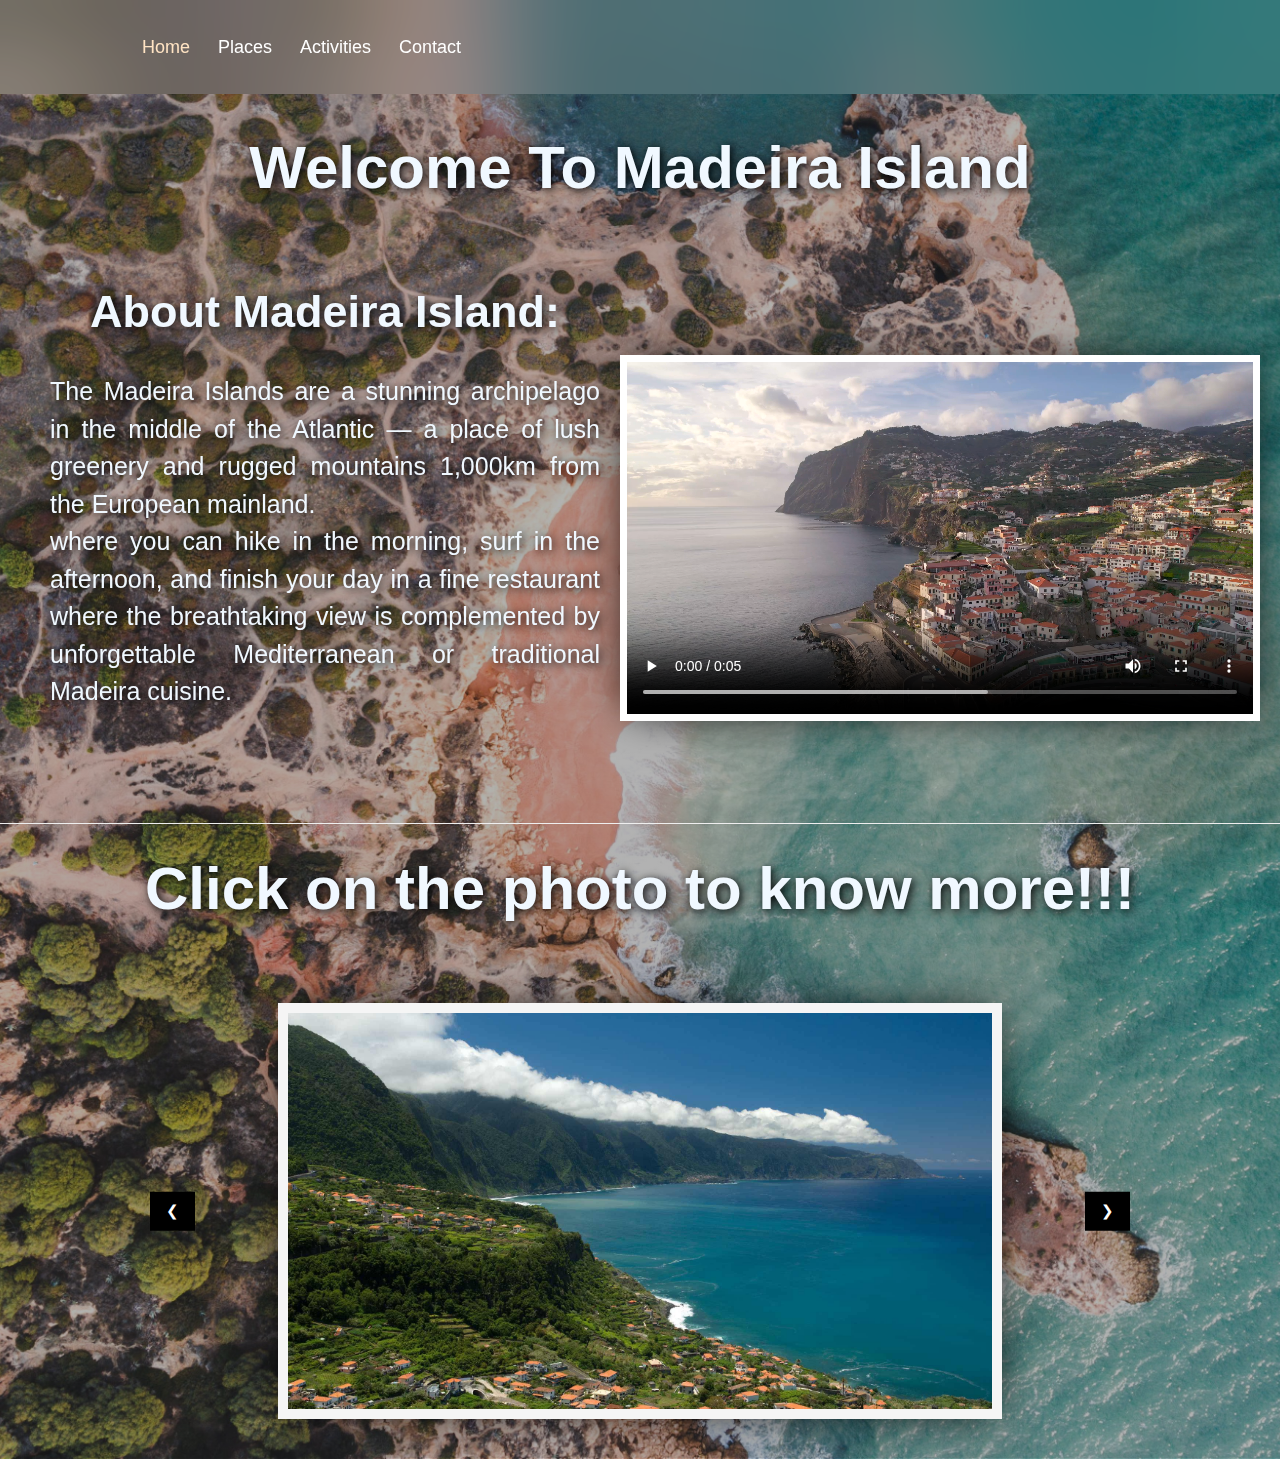
<file: index.html>
<!DOCTYPE html>
<html>
    <head>
        <meta charset="UTF-8">
        <meta name="viewport" content="width=device-width, initial-scale=1.0">
            <link rel="stylesheet" type="text/css" href="Untitled-1cc.css">
            <link rel="stylesheet" href="https://www.w3schools.com/w3css/4/w3.css">
            <link href="https://fonts.googleapis.com/css?family=Work+Sans:300,400,700" rel="stylesheet">
        <title>My Project</title>
        <style>
            body{
                min-height: 100vh;
                background-image: linear-gradient(to left, rgba(0, 0, 0, 0.3), rgba(0, 0, 0, 0.3)), url(./img/pexels-lukas-sakys-6678614.jpg);
                background-position: center;
                background-size: cover;
                background-repeat: no-repeat;
                padding: 0;
                margin: 0;
                box-sizing: border-box;
                margin-bottom: 20px;
                font-family: 'Trebuchet MS', 'Lucida Sans Unicode', 'Lucida Grande', 'Lucida Sans', Arial, sans-serif;
            }
            video{
                margin-left: 20px;
                margin-right: 20px;
                 border: 0.2cm solid white; 
                 float: right;
                 width: 50%;
                 height: auto;
                 box-shadow: 0 0 40px -10px #000
                 
            }
             @media screen and (max-width: 800px) {
  video {
    width: 100%; /* The width is 100%, when the viewport is 800px or smaller */
  } }
        </style>
    </head>
    <body>
        <div class="navbar">
        <ul>
            <li><a class= "active" href="index.html">Home</a></li>
            <li><a  href="#Places">Places</a></li>
           
            <li><a href="Activities.html">Activities</a></li>
            <li><a href="Contact.html">Contact</a></li>

        </ul>
    </div><br><br><br><br><br>
    
        <h1 style="text-align: center; color: aliceblue; font-size: 400%; text-shadow: 2px 2px 10px black;"><b>Welcome To Madeira Island</b></h1><br>
       
        <br>
        <section style="display: inline-flexbox;">
            <h1 style="text-align:left; color: aliceblue; font-size: 300%; text-shadow: 2px 2px 10px black; margin-left: 90px;"> <b>About Madeira Island:</b></h2>
                <video width="400" controls loop>
                   <source src="img/pexels-11096532 (1080p).mp4" type="video/mp4">
                    <source src="img/pexels-11096532 (1080p).mp4" type="video/ogg">
                </video>
        <p style="color: aliceblue; text-align: justify; margin-right: 130px; margin-left: 50px; text-shadow: 2px 2px 10px black; font-size: 25px;">
             The Madeira Islands are a stunning archipelago in the middle of the Atlantic — a place of lush greenery and rugged mountains 1,000km from the European mainland.<br> where you can hike in the morning, surf in the afternoon, and finish your day in a fine restaurant where the breathtaking view is complemented by unforgettable Mediterranean or traditional Madeira cuisine.</p>
    </section>
        <br>
        
          <br>
          <br>
          <hr>
          <h1 id="Places" style="text-align: center; color: aliceblue; font-size: 400%; text-shadow: 2px 2px 10px black;"><b> Click on the photo to know more!!!</b></h1><br>
        <div class="w3-content w3-display-container">
           <a href="north.html" target="_blank"><img class="mySlides" src="img/ponta-delgada-madeira-1.jpg" style="width: 100%; border: 10px solid whitesmoke; box-shadow: 0 0 40px -10px #000"></a> 
            <a href="South.html" target="_blank"><img class="mySlides" src="img/promenade-de-camara-de-lobos-2.jpg" style="width:100%; border: 10px solid whitesmoke;box-shadow: 0 0 40px -10px #000"></a>
           <a href="east.html" target="_blank"> <img class="mySlides" src="img/machico_centrodacidade3.jpg" style="width: 100%; border: 10px solid whitesmoke;box-shadow: 0 0 40px -10px #000"></a>
            <a href="west.html" target="_blank"><img class="mySlides" src="img/simonzino_praia_da-ponta_do_sol_1.jpg" style="width: 100%; border: 10px solid whitesmoke; box-shadow: 0 0 40px -10px #000"></a>
          
            <button class="w3-button w3-black w3-display-left" onclick="plusDivs(-1)">&#10094;</button>
            <button class="w3-button w3-black w3-display-right" onclick="plusDivs(1)">&#10095;</button>
          </div>
          
          <script>
          var slideIndex = 1;
          showDivs(slideIndex);
          
          function plusDivs(n) {
            showDivs(slideIndex += n);
          }
          
          function showDivs(n) {
            var i;
            var x = document.getElementsByClassName("mySlides");
            if (n > x.length) {slideIndex = 1}
            if (n < 1) {slideIndex = x.length}
            for (i = 0; i < x.length; i++) {
              x[i].style.display = "none";  
            }
            x[slideIndex-1].style.display = "block";  
          }
          </script>


    </body>
</html>
</file>
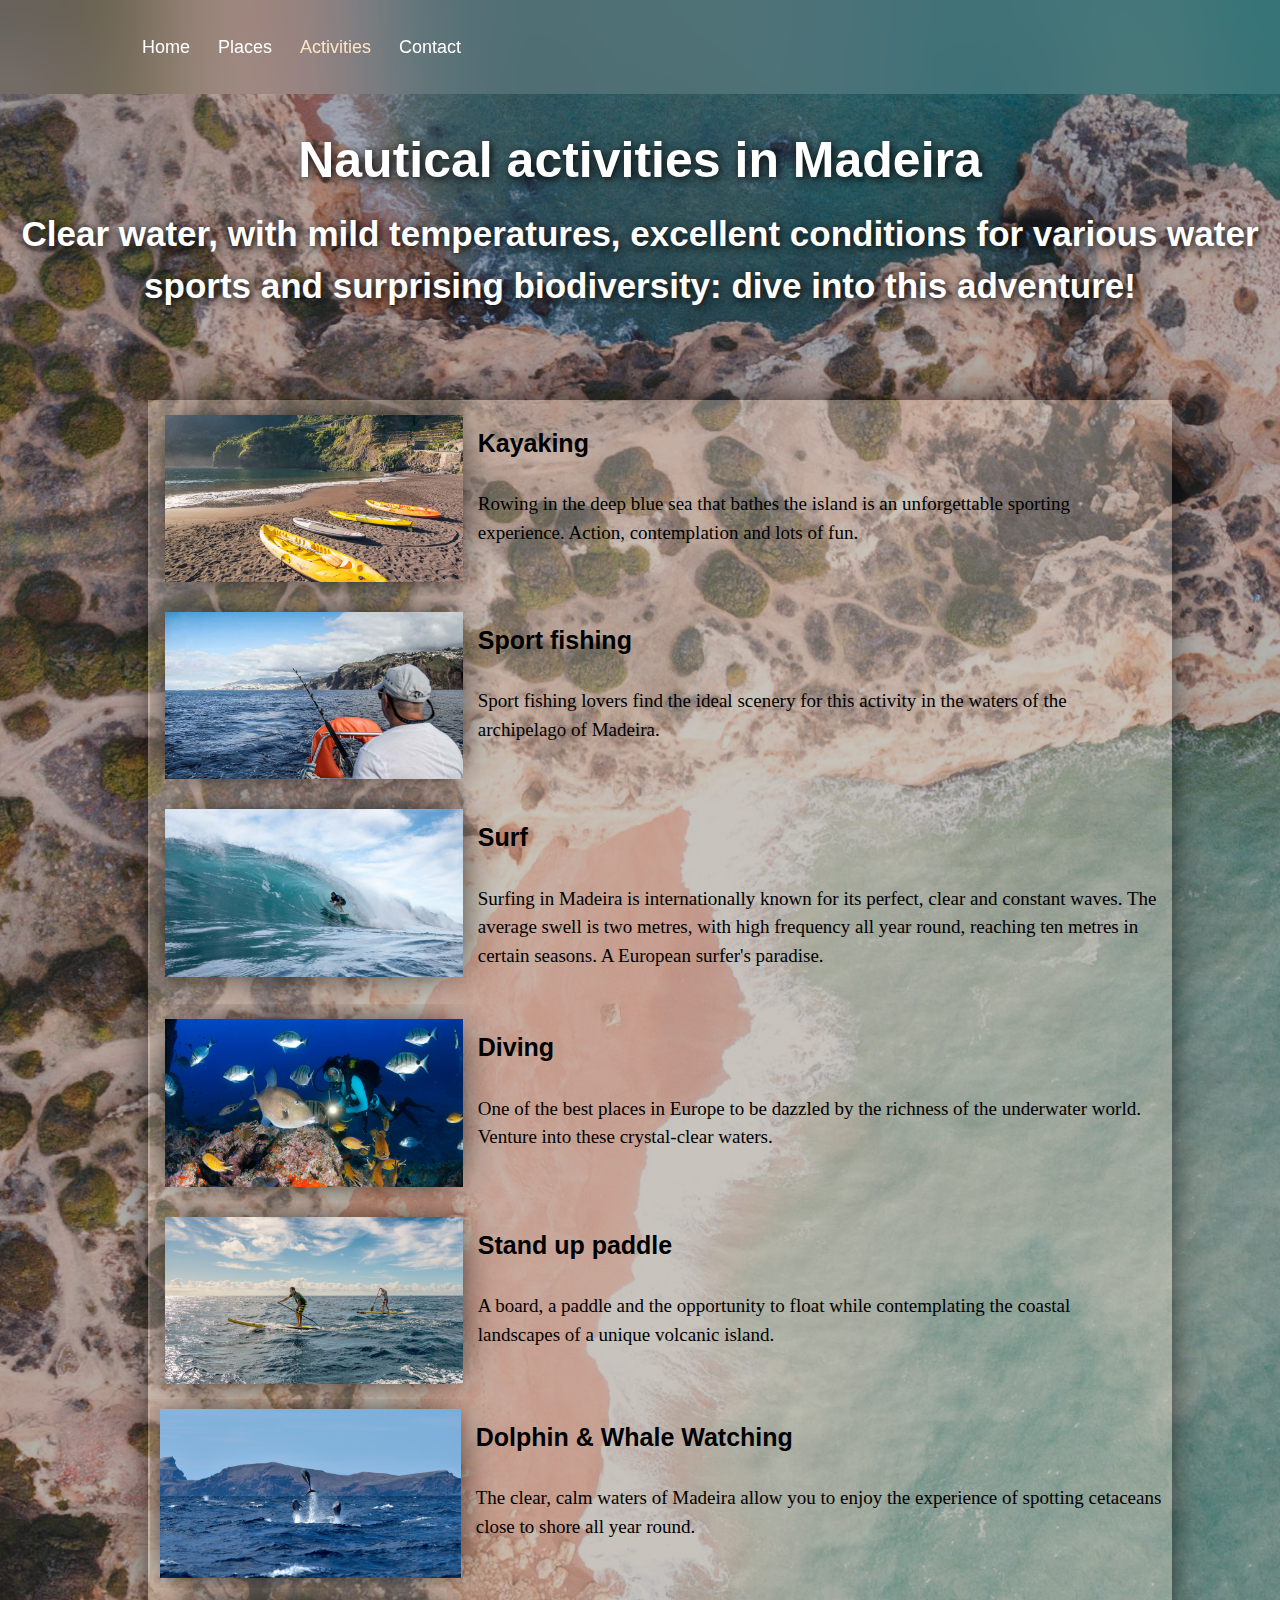
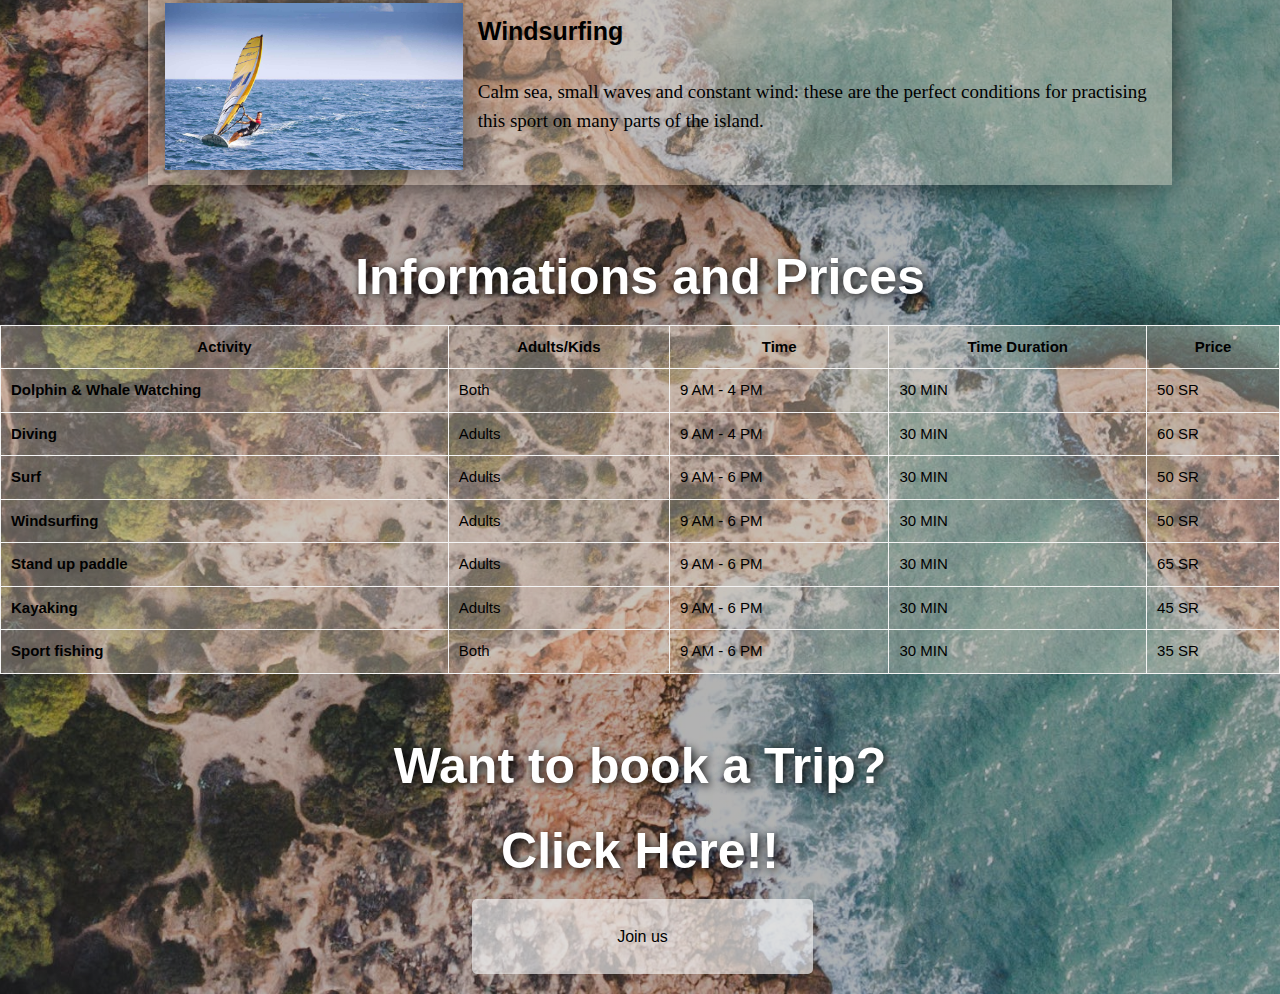
<file: Activities.html>
<!DOCTYPE html>
<html>
    <head>
        <meta charset="UTF-8">
        <meta name="viewport" content="width=device-width, initial-scale=1.0">
            <link rel="stylesheet" type="text/css" href="Untitled-1cc.css">
            <link rel="stylesheet" href="https://www.w3schools.com/w3css/4/w3.css">
            <link href="https://fonts.googleapis.com/css?family=Work+Sans:300,400,700" rel="stylesheet">
            <link rel="stylesheet" href="https://cdnjs.cloudflare.com/ajax/libs/font-awesome/4.7.0/css/font-awesome.min.css">
        <title>Activities</title>
        <style>
            body{
                min-height: 100vh;
                background-image: linear-gradient(to left, rgba(0, 0, 0, 0.3), rgba(0, 0, 0, 0.3)), url(./img/pexels-lukas-sakys-6678614.jpg);
                background-position: center;
                background-size: cover;
                background-repeat: no-repeat;
                padding: 0;
                margin: 0;
                box-sizing: border-box;
                margin-bottom: 20px;
            }
            .lisst {
  margin: 20px;
  position:static;
  height: auto;
            }

            h1,h2{
                text-align: center;
                font-weight: bold;
                color: white;
                text-shadow: 2px 2px 10px black ;
                font-size: 50px;
            }
 
ol {
  list-style-type: none;
  width: 100%;
  background-color: rgba(250, 235, 215, 0.298);
  box-shadow: 0 0 40px -10px #000;

 
}
 
.list-h3 {
  font: bold 20px/1.5 Helvetica, Verdana, sans-serif;
  font-size: 25px;
}
 
.liist img {
  float: left;
  margin-right: 15px;
 box-shadow: 0 0 40px -10px #000;
}
 
.liist p {
  font: 200 12px/1.5 Georgia, Times New Roman, serif;
  font-size: 19px;
}
 
.liist {
  padding: 15px;
  overflow: auto;
  margin-left: -1cm;
}
 
li:hover {
  background: #eeeeee65;
  cursor: pointer;
} 
table, td, th {
  border: 1px solid  whitesmoke;
  border-collapse: collapse;
  padding: 10px;

}
table{
    width: 100%;
    height: auto;
   
   margin: auto;
   
    
    
    background-color: rgba(250, 235, 215, 0.298);

}
tr:hover{
   background: #eeeeee65; ;
}
button {
      padding: 10px 20px;
      font-size: 16px;
      background-color: rgba(245, 245, 245, 0.662);
      color:black;
      border: none;
      border-radius: 5px;
      cursor: pointer;
      transition: background-color 0.3s;
      margin-left: 12.5cm;
      position: relative;
      width: 9cm;
      height: 2cm;

    }

    button:hover {
      background-color: #eeeeee8f; 
      color: whitesmoke;
    }
            
        </style>
    </head>
    <body>
        <div class="navbar">
            <ul>
                <li><a  href="index.html">Home</a></li>
                <li><a  href="#Places">Places</a></li>
               
                <li><a class= "active" href="Activities.html">Activities</a></li>
                <li><a href="Contact.html">Contact</a></li>
    
            </ul>

    </div>
    <br><br><br><br><br>

  <h1>Nautical activities in Madeira</h1>
  <h2 style="font-size: 35px;">Clear water, with mild temperatures, excellent conditions for various water sports and surprising biodiversity: dive into this adventure!</h2>
  <br>
  <div class="lisst">
    <ol id="acti-list">
      <li class="liist" style="padding: 10px; overflow: auto;">
        <img class="list-img" src="img/madeira042-pedro-gomes_scorpio.jpg" width="30%" style="float: left; margin: 0 15px 0 0;" />
        <h3 class="list-h3" >Dolphin & Whale Watching</h3>
        <p class="list-p">The clear, calm waters of Madeira allow you to enjoy the experience of spotting cetaceans close to shore all year round.</p>
      </li>
         
      <li class="liist">
        <img class="list-img" src="img/baixa_da_cruz_madeira_1.jpg" width="30%" />
        <h3 class="list-h3">Diving</h3>
        <p class="list-p" >One of the best places in Europe to be dazzled by the richness of the underwater world. Venture into these crystal-clear waters.</p>
      </li>
   
      <li class="liist">
        <img class="list-img" src="img/belmiro.jpg" width="30%" />
        <h3 class="list-h3" >Surf</h3>
        <p class="list-p" >Surfing in Madeira is internationally known for its perfect, clear and constant waves. The average swell is two metres, with high frequency all year round, reaching ten metres in certain seasons. A European surfer's paradise.</p>
      </li>
   
      <li class="liist">
        <img class="list-img" src="img/windsurf_joaorodrigues_05-tiago-sousa_desenquadrado-4.jpg" width="30%" />
        <h3 class="list-h3" >Windsurfing</h3>
        <p class="list-p" >Calm sea, small waves and constant wind: these are the perfect conditions for practising this sport on many parts of the island.</p>
      </li>

      <li class="liist">
        <img class="list-img" src="img/standuppaddle_reservadogarajau11.jpg" width="30%"/>
        <h3 class="list-h3" >Stand up paddle</h3>
        <p class="list-p" >A board, a paddle and the opportunity to float while contemplating the coastal landscapes of a unique volcanic island.</p>
      </li>

      <li class="liist">
        <img class="list-img" src="img/seixal_praiadoporto26.jpg" width="30%" />
        <h3 class="list-h3" >Kayaking</h3>
        <p class="list-p" >Rowing in the deep blue sea that bathes the island is an unforgettable sporting experience. Action, contemplation and lots of fun.</p>
      </li>

      <li class="liist">
        <img class="list-img" src="img/pesca-desportiva1-miguelmoniz.jpg" width="30%" />
        <h3 class="list-h3" >Sport fishing</h3>
        <p class="list-p" >Sport fishing lovers find the ideal scenery for this activity in the waters of the archipelago of Madeira.</p>
      </li>
    </ol>
</div>


    <h1 style="text-align: center;"><b>Informations and Prices</b></h1>
      
        <table>
            <thead>
                <tr>
                    <th>Activity</th>
                    <th>Adults/Kids</th>
                    <th>Time</th>
                    <th>Time Duration</th>
                    <th>Price</th>
                
                </tr>
            </thead>
            <tbody>
                <tr>
                    <td><b>Dolphin & Whale Watching</b></td>
                    <td>Both</td>
                    <td>9 AM - 4 PM</td>
                    <td>30 MIN</td>
                    <td>50 SR</td>
                    
                </tr>
                <tr>
                    <td><b>Diving</b></td>
                    <td>Adults</td>
                    <td>9 AM - 4 PM</td>
                    <td>30 MIN</td>
                    <td>60 SR</td>
                    
                </tr>
                <tr>
                    <td><b>Surf</b></td>
                    <td>Adults</td>
                    <td>9 AM - 6 PM</td>
                    <td>30 MIN</td>
                    <td>50 SR</td>
                    
                </tr>
                <tr>
                    <td> <b>Windsurfing</b> </td>
                    <td>Adults</td>
                    <td>9 AM - 6 PM</td>
                    <td>30 MIN</td>
                    <td>50 SR</td>
                   
                </tr>
                <tr>
                    <td><b>Stand up paddle</b> </td>
                    <td>Adults</td>
                    <td>9 AM - 6 PM</td>
                    <td>30 MIN</td>
                    <td>65 SR</td>
                    
                </tr>
                <tr>
                    <td> <b>Kayaking</b> </td>
                    <td>Adults</td>
                    <td>9 AM - 6 PM</td>
                    <td>30 MIN</td>
                    <td>45 SR</td>
                   
                </tr>
                <tr>
                    <td> <b>Sport fishing</b></td>
                    <td>Both</td>
                    <td>9 AM - 6 PM</td>
                    <td>30 MIN</td>
                    <td>35 SR</td>
                    
                </tr>
            </tbody>
        </table>
        <br><br>
        <h1 style="text-align: center;">Want to book a Trip?</h1>
        <h1>Click Here!!</h1>
        <button id="myButton">Join us</button>
   
        <script>
        document.addEventListener('DOMContentLoaded', function () {
            var ol = document.getElementById('acti-list');
            var lis = Array.from(ol.getElementsByTagName('li'));
            lis.sort(function () {
              return 0.5 - Math.random();
            });
           
            lis.forEach(function (li) {
              ol.removeChild(li);
            });
    
            lis.forEach(function (li) {
              ol.appendChild(li);
            });
          });
           // Get the button element by its id
    var myButton = document.getElementById('myButton');

// Add a click event listener to the button
myButton.addEventListener('click', function() {
  // Set the location to the desired link
  window.location.href = 'Contact.html';
});
        </script>
   
     
    </body>
</html>
</file>
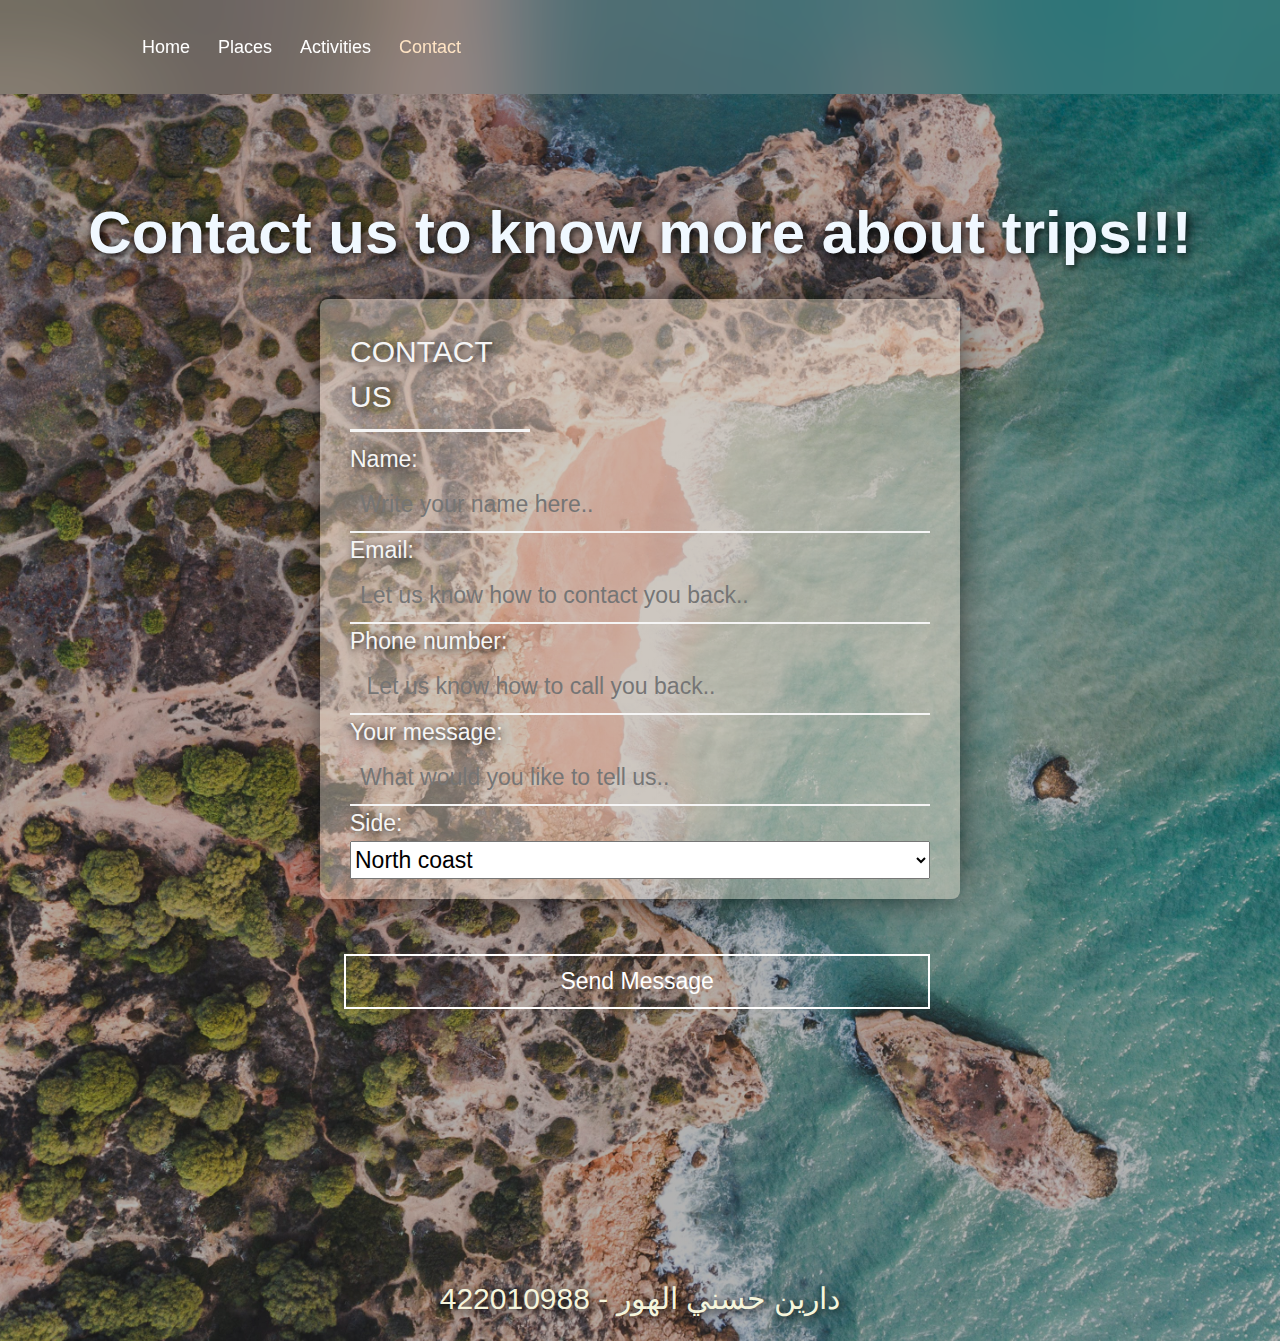
<file: Contact.html>
<!DOCTYPE html>
<html lang="en">
<head>
    <meta charset="UTF-8">
    <meta name="viewport" content="width=device-width, initial-scale=1.0">
    <link rel="stylesheet" type="text/css" href="Untitled-1cc.css">
            <link rel="stylesheet" href="https://www.w3schools.com/w3css/4/w3.css">
            <link href="https://fonts.googleapis.com/css?family=Work+Sans:300,400,700" rel="stylesheet">
            <title>Contact us</title>
        <style>
            body{
                min-height: 100vh;
                background-image: linear-gradient(to left, rgba(0, 0, 0, 0.3), rgba(0, 0, 0, 0.3)), url(./img/pexels-lukas-sakys-6678614.jpg);
                background-position: center;
                background-size: cover;
                background-repeat: no-repeat;
                padding: 0;
                margin: 0;
                box-sizing: border-box;
                margin-bottom: 20px;
                font-family: 'Trebuchet MS', 'Lucida Sans Unicode', 'Lucida Grande', 'Lucida Sans', Arial, sans-serif;
            }
            video{
                margin-left: 20px;
                margin-right: 20px;
                 border: 0.2cm solid white; 
                 float: right;
                 width: 50%;
                 height: auto;
                 
            }
            button{
    float:right;
    padding:8px 12px;
    margin:8px 0 0;
    font-family:'Montserrat',sans-serif;
    border:2px solid #ffffff;
    background:0;color:#ffffff;
    cursor:pointer;
    transition:all .3s;
    width: 15.5cm;
    margin-top: 2cm;

}
button:hover{
    background:#3b3b41;
    color:#fff

}
        </style>
    </head>
    <body>
        <div class="navbar">
            <ul>
                <li><a  href="index.html">Home</a></li>
                <li><a  href="#Places">Places</a></li>
               
                <li><a href="Activities.html">Activities</a></li>
                <li><a class= "active" href="Contact.html">Contact</a></li>
    
            </ul>
    </div><br><br><br><br><br>
    <h1  style="text-align: center; color: aliceblue; font-size: 400%; text-shadow: 2px 2px 10px black; margin-top: 2cm;"><b>Contact us to know more about trips!!!</b> </h1>
    <br>
    <form class="form" action="https://formsubmit.co/dareenalhour@gmail.com" method="post" style="margin-top: -0.3cm;">
        <h2 id="h2f">CONTACT US</h2>
        <label for="name" type="Name:" >Name:</label>
        <input  type="text" name="name" id="name" placeholder= "Write your name here.." required></input>
        <br>
        <label for="email" type="Email:">Email:</label>
        <input type="email" name="email" id="email" placeholder="Let us know how to contact you back.." required></input>
        <label for="number" type="Number:">Phone number:</label>
        <input type="tel" pattern="[0-9]{10}" id="number" name="number" placeholder=" Let us know how to call you back.." required></input>
        <label for="msg" type="Message:">Your message:</label>
        <input id="msg" name="msg" placeholder="What would you like to tell us.."></input>
        <label for="Side">Side:</label>
        <select id="Side" name="Side" style="width: 100%; height: 1cm;">
          <option value="North">North coast</option>
          <option value="South">South coast</option>
          <option value="East">East coast</option>
          <option value="West">West coast</option>
        </select>
        <button>Send Message</button>
      
        
      </form>
      <h2 style="text-align: center;font-size: 30px; text-shadow: 2px 2px 10px black; color: beige; margin: 0.5cm;">دارين حسني الهور - 422010988</h2>

    
</body>
</html>
</file>
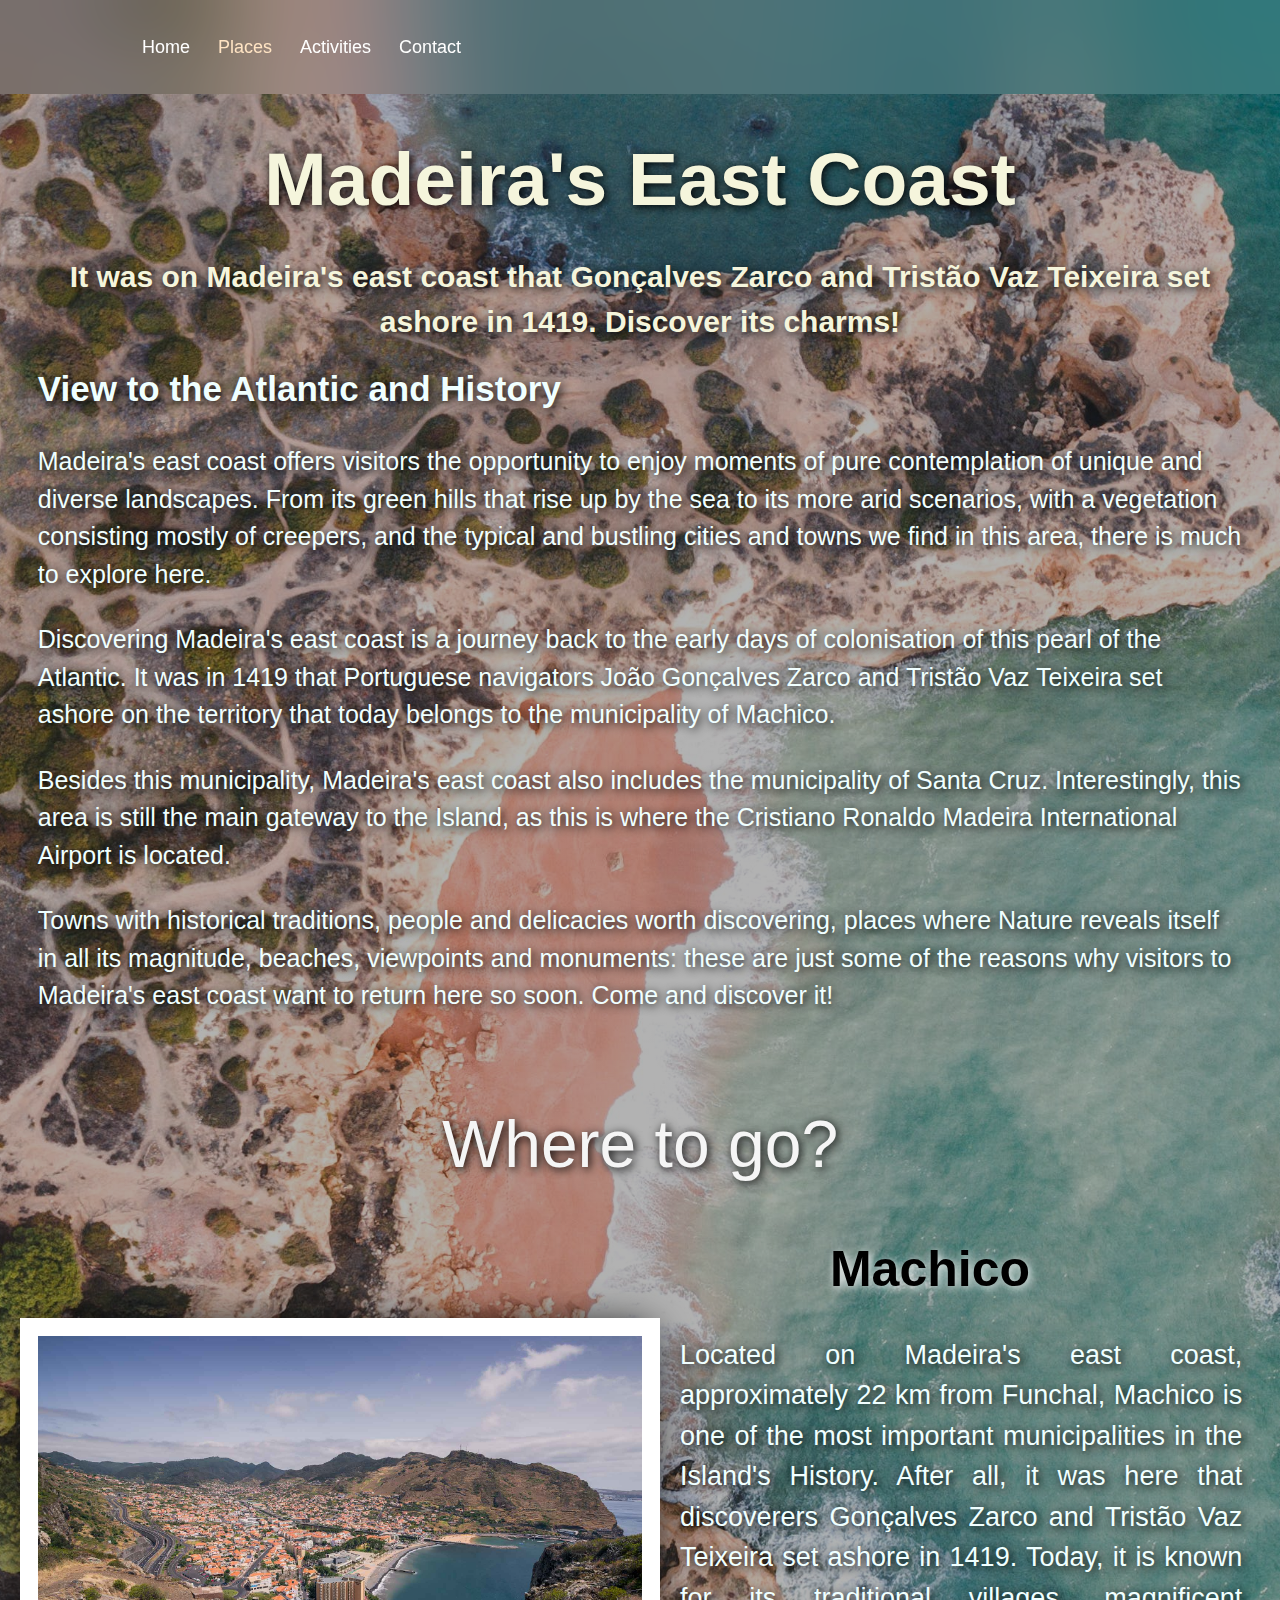
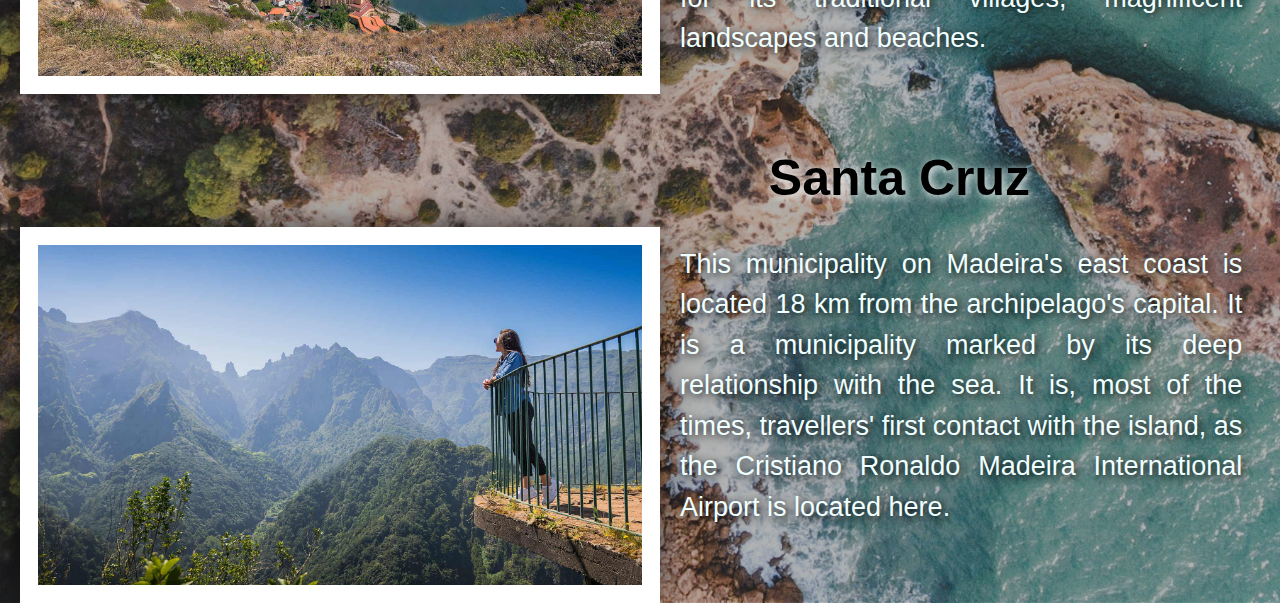
<file: east.html>
<!DOCTYPE html>
<html>
    <head>
        <html lang="en">

        <meta charset="UTF-8">
        <meta name="viewport" content="width=device-width, initial-scale=1.0">
            <link rel="stylesheet" type="text/css" href="Untitled-1cc.css">
            <link rel="stylesheet" href="https://www.w3schools.com/w3css/4/w3.css">
            <link href="https://fonts.googleapis.com/css?family=Work+Sans:300,400,700" rel="stylesheet">
        <title>Madeira's East Coast</title>
        <style>
            body{
                min-height: 100vh;
                background-image: linear-gradient(to left, rgba(0, 0, 0, 0.3), rgba(0, 0, 0, 0.3)), url(./img/pexels-lukas-sakys-6678614.jpg);
                background-position: center;
                background-size: cover;
                background-repeat: no-repeat;
                padding: 0;
                margin: 0;
                box-sizing: border-box;
                margin-bottom: 20px;
                font-family: 'Trebuchet MS', 'Lucida Sans Unicode', 'Lucida Grande', 'Lucida Sans', Arial, sans-serif;
            }
            p{
                color: azure;
                text-shadow: 2px 2px 10px black ;
            }
            .place{
                font-family:'Gill Sans', 'Gill Sans MT', Calibri, 'Trebuchet MS', sans-serif;
                margin-bottom: 0.3cm;
                text-shadow: 2px 2px 10px white;
                color: black;
                font-weight: bold;
            }
            .pra{
                font-size: 25px;
                 margin-left: 1cm; 
                 margin-right: 1cm;

            }
            h2{
                font-weight: bold;
            }
            section{
                display: inline-flexbox; 
               

            }
            img{
                margin-right: 20px;
                margin-left: 20px;
                 border: 0.5cm solid white;
                  box-shadow: 0 0 40px -10px #000;
                  float: left;
                 width: 50%;
                 height: auto;
                  

            }
            @media screen and (max-width: 800px) {
  p , img, .place , section {
    width: 100%; /* The width is 100%, when the viewport is 800px or smaller */
  } }
  @media screen and (max-width: 800px) {
  .place  {
    width: 100%;
    text-align: justify;
    margin-bottom: 1.2cm;
    /* The width is 100%, when the viewport is 800px or smaller */
  } }

        </style>
    </head>
    <body>
        <div class="navbar">
            <ul>
                <li><a  href="index.html">Home</a></li>
                <li><a class= "active" href="#Places">Places</a></li>
               
                <li><a href="Activities.html">Activities</a></li>
                <li><a href="Contact.html">Contact</a></li>
    
            </ul>
    </div><br><br><br><br><br>
 <h1 style="text-align: center; font-size: 75px; text-shadow: 2px 2px 10px black; color: beige;"><b>Madeira's East Coast</b></h1>
 <h2 style="text-align: center;font-size: 30px; text-shadow: 2px 2px 10px black; color: beige; margin: 0.5cm;" >It was on Madeira's east coast that Gonçalves Zarco and Tristão Vaz Teixeira set ashore in 1419. Discover its charms!</h2>
 <h1 style="text-align: left; color: azure; font-size: 35px;  text-shadow: 2px 2px 10px black; margin-left: 1cm;" ><b>View to the Atlantic and History</b> </h1>
 <p class="pra">Madeira's east coast offers visitors the opportunity to enjoy moments of pure contemplation of unique and diverse landscapes. From its green hills that rise up by the sea to its more arid scenarios, with a vegetation consisting mostly of creepers, and the typical and bustling cities and towns we find in this area, there is much to explore here.</p>
 <p class="pra">Discovering Madeira's east coast is a journey back to the early days of colonisation of this pearl of the Atlantic. It was in 1419 that Portuguese navigators João Gonçalves Zarco and Tristão Vaz Teixeira set ashore on the territory that today belongs to the municipality of Machico. </p>
 <p class="pra">Besides this municipality, Madeira's east coast also includes the municipality of Santa Cruz. Interestingly, this area is still the main gateway to the Island, as this is where the Cristiano Ronaldo Madeira International Airport is located.</p>
 <p class="pra">Towns with historical traditions, people and delicacies worth discovering, places where Nature reveals itself in all its magnitude, beaches, viewpoints and monuments: these are just some of the reasons why visitors to Madeira's east coast want to return here so soon. Come and discover it!</p>
 <br>
 <br>
 <h1 style="text-align: center; font-size: 66px; color: whitesmoke; text-shadow: 2px 2px 10px black; margin-bottom: 1cm;  " >Where to go?</h1>
 <section>
    <h1 class="place" style="text-align: right; font-size: 50px; margin-right: 250px;">Machico</h1>
    <img src="img/machico_centrodacidade3.jpg" width="50%">
    <p style= "align-items: center; font-size: 27px; text-align: justify; margin-right: 1cm; margin-left: 1cm;"> Located on Madeira's east coast, approximately 22 km from Funchal, Machico is one of the most important municipalities in the Island's History. After all, it was here that discoverers Gonçalves Zarco and Tristão Vaz Teixeira set ashore in 1419. Today, it is known for its traditional villages, magnificent landscapes and beaches.</p>
    
 </section>
<br>
<br>
 <section>
    <h1 class="place" style="text-align: right; font-size: 50px; margin-right: 250px;" >Santa Cruz</h1>
    <img src="img/santana-madeira-4.jpg" width="50%">
    <p style= "align-items: center; font-size: 27px; text-align: justify; margin-right: 1cm; margin-left: 1cm;"> This municipality on Madeira's east coast is located 18 km from the archipelago's capital. It is a municipality marked by its deep relationship with the sea. It is, most of the times, travellers' first contact with the island, as the Cristiano Ronaldo Madeira International Airport is located here.</p>
    
 </section>

    </body>
</html>
</file>
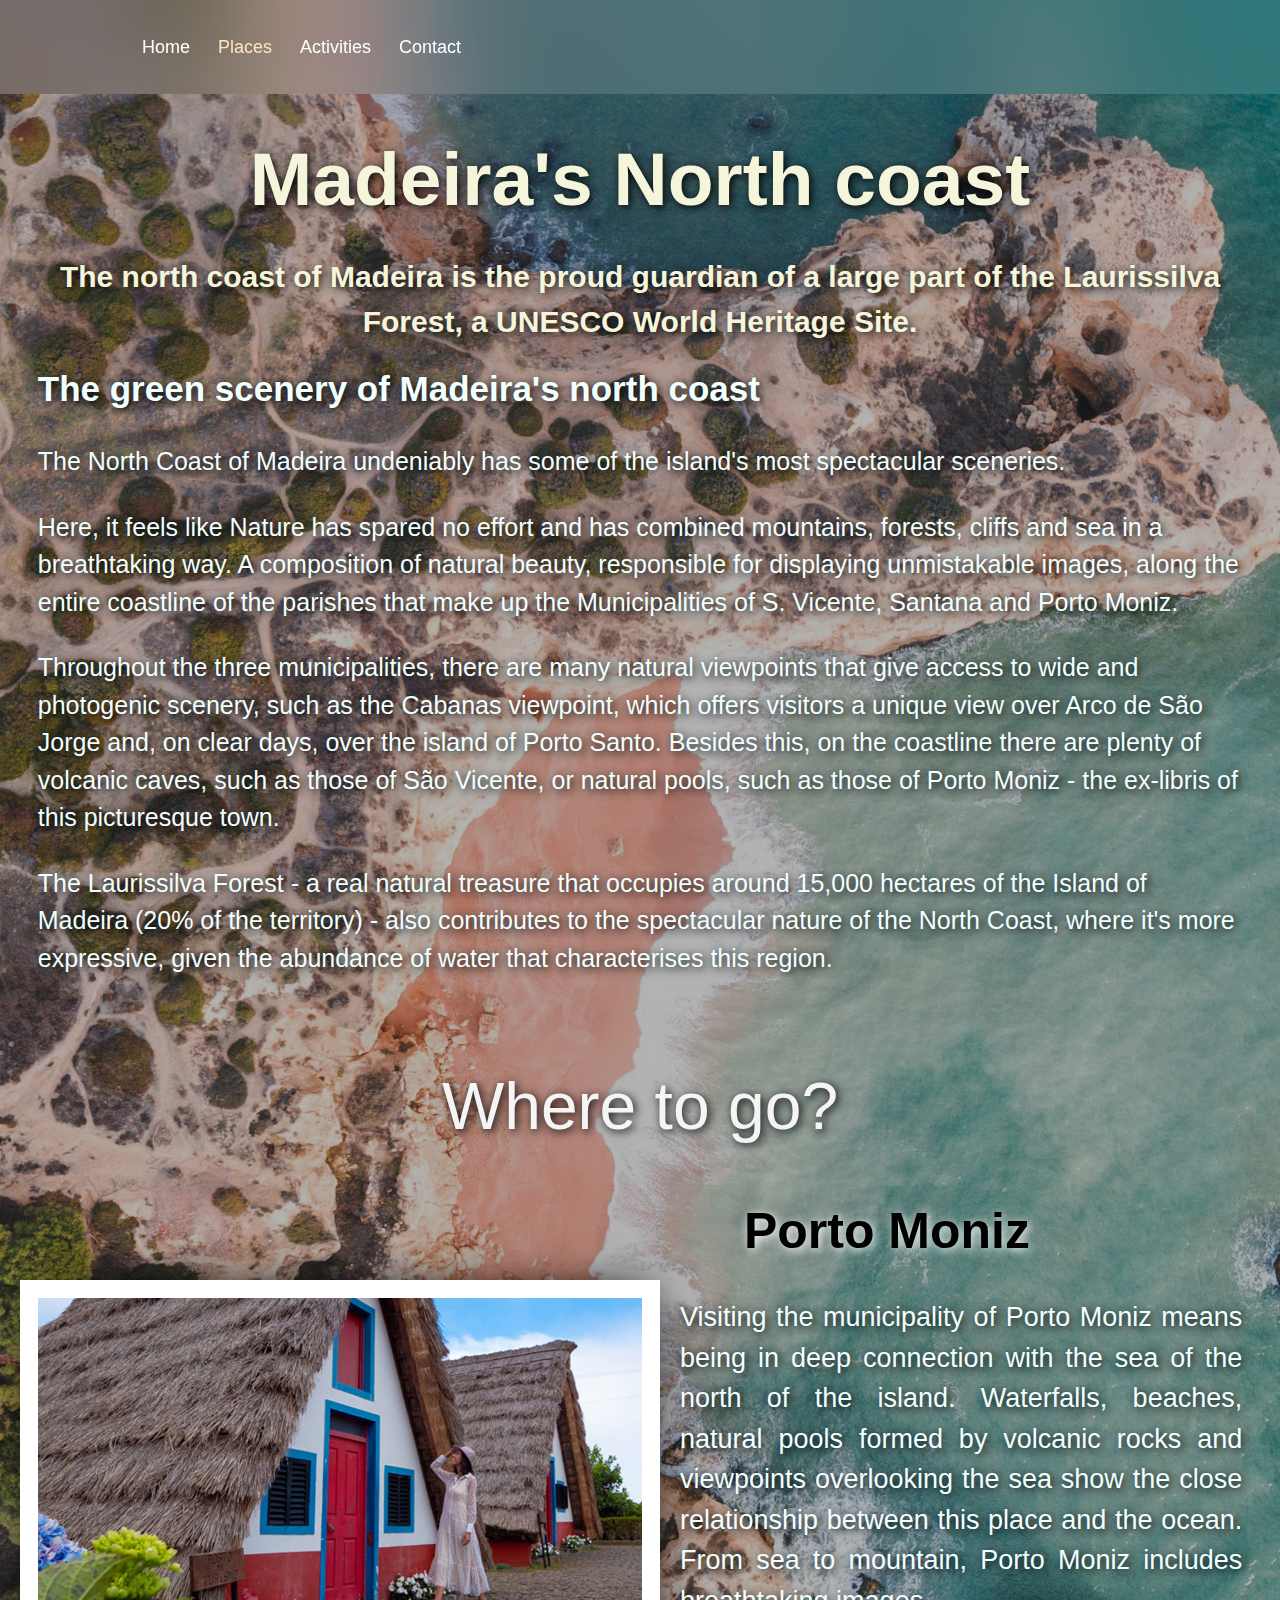
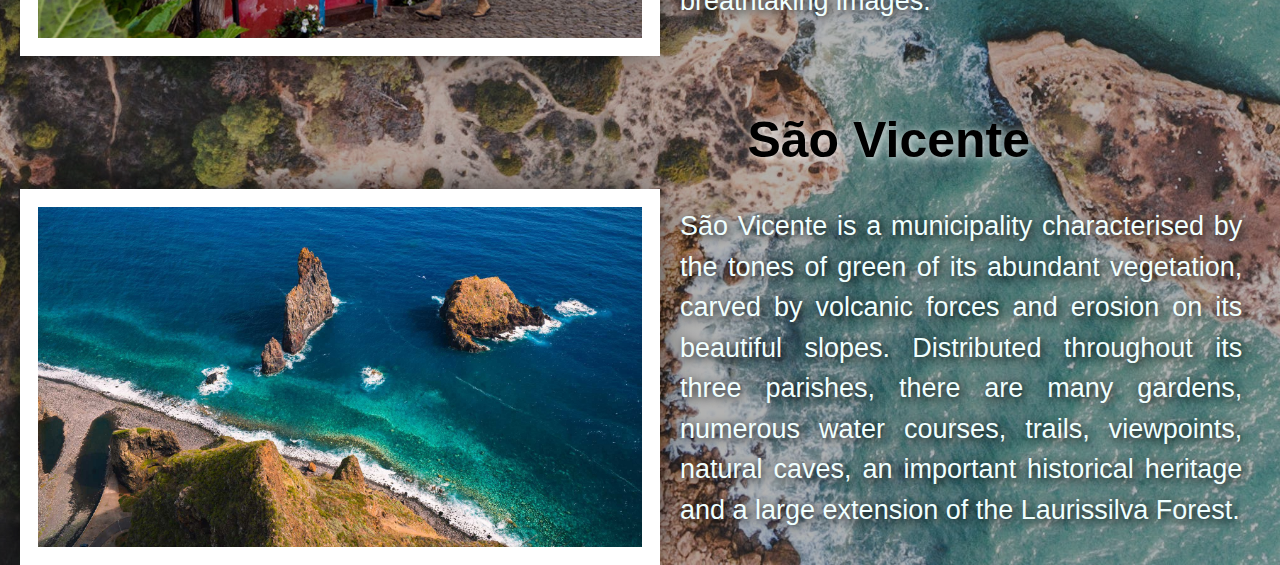
<file: north.html>
<!DOCTYPE html>
<html>
    <head>
        <html lang="en">

    <meta charset="UTF-8">
    <meta name="viewport" content="width=device-width, initial-scale=1.0">
        <link rel="stylesheet" type="text/css" href="Untitled-1cc.css">
        <link rel="stylesheet" href="https://www.w3schools.com/w3css/4/w3.css">
        <link href="https://fonts.googleapis.com/css?family=Work+Sans:300,400,700" rel="stylesheet">

        <title>Madeira's North coast</title>
        <style>
            body{
                min-height: 100vh;
                background-image: linear-gradient(to left, rgba(0, 0, 0, 0.3), rgba(0, 0, 0, 0.3)), url(./img/pexels-lukas-sakys-6678614.jpg);
                background-position: center;
                background-size: cover;
                background-repeat: no-repeat;
                padding: 0;
                margin: 0;
                box-sizing: border-box;
                margin-bottom: 20px;
                font-family: 'Trebuchet MS', 'Lucida Sans Unicode', 'Lucida Grande', 'Lucida Sans', Arial, sans-serif;
            }
            p{
                color: azure;
                text-shadow: 2px 2px 10px black ;
                margin-right: 130px;
                 margin-left: 50px;
            }
            .place{
                font-family:'Gill Sans', 'Gill Sans MT', Calibri, 'Trebuchet MS', sans-serif;
                text-shadow: 2px 2px 10px white;
                margin-bottom: 0.3cm;
                color: black;
                font-weight: bold;
                text-align: right;
                margin-right: 250px;
              
            }
            .pra{
                font-size: 25px;
                 margin-left: 1cm; 
                 margin-right: 1cm;

            }
            h2{
                font-weight: bold;
            }
            section{
                display: inline-flexbox; 
               

            }
            img{
                margin-right: 20px;
                margin-left: 20px;
                 border: 0.5cm solid white;
                  box-shadow: 0 0 40px -10px #000;
                  float: left;
                 width: 50%;
                 height: auto;
                  

            }
            @media screen and (max-width: 800px) {
  p , img, .place , section {
    width: 100%; /* The width is 100%, when the viewport is 800px or smaller */
  } }
  @media screen and (max-width: 800px) {
  .place  {
    width: 100%;
    text-align: justify;
    margin-bottom: 1.2cm; /* The width is 100%, when the viewport is 800px or smaller */
  } }
        </style>
    </head>
    <body>
        <div class="navbar">
            <ul>
                <li><a href="index.html">Home</a></li>
                <li><a class= "active" href="#Places">Places</a></li>
               
                <li><a href="Activities.html">Activities</a></li>
                <li><a href="Contact.html">Contact</a></li>
    
            </ul>
    </div><br><br><br><br><br>
    <h1  style="text-align: center; font-size: 75px; text-shadow: 2px 2px 10px black; color: beige;"> <b>Madeira's North coast</b></h1>
    <h2 style="text-align: center;font-size: 30px; text-shadow: 2px 2px 10px black; color: beige; margin: 0.5cm;">The north coast of Madeira is the proud guardian of a large part of the Laurissilva Forest, a UNESCO World Heritage Site.</h2>
    <h1 style="text-align: left; color: azure; font-size: 35px;  text-shadow: 2px 2px 10px black; margin-left: 1cm;"><b>The green scenery of Madeira's north coast</b> </h1>
    <p class="pra">The North Coast of Madeira undeniably has some of the island's most spectacular sceneries.</p>
    <p class="pra">Here, it feels like Nature has spared no effort and has combined mountains, forests, cliffs and sea in a breathtaking way. A composition of natural beauty, responsible for displaying unmistakable images, along the entire coastline of the parishes that make up the Municipalities of S. Vicente, Santana and Porto Moniz.</p>
    <p class="pra">Throughout the three municipalities, there are many natural viewpoints that give access to wide and photogenic scenery, such as the Cabanas viewpoint, which offers visitors a unique view over Arco de São Jorge and, on clear days, over the island of Porto Santo. Besides this, on the coastline there are plenty of volcanic caves, such as those of São Vicente, or natural pools, such as those of Porto Moniz - the ex-libris of this picturesque town.</p>
    <p class="pra">The Laurissilva Forest - a real natural treasure that occupies around 15,000 hectares of the Island of Madeira (20% of the territory) - also contributes to the spectacular nature of the North Coast, where it's more expressive, given the abundance of water that characterises this region.</p>
    <br>
    <br>
    <h1 style="text-align: center; font-size: 66px; color: whitesmoke; text-shadow: 2px 2px 10px black; margin-bottom: 1cm;  " >Where to go?</h1>
    <section>
        <h1 class="place" style="text-align: right; font-size: 50px; margin-right: 250px;">Porto Moniz</h1>
        <img src="img/casas-de-santana-5.jpg" width="50%" style="margin-right: 20px; border: 0.5cm solid white; box-shadow: 0 0 40px -10px #000" >
        <p style="font-size: 27px; text-align: justify; margin-right: 1cm; margin-left: 1cm;"> Visiting the municipality of Porto Moniz means being in deep connection with the sea of the north of the island. Waterfalls, beaches, natural pools formed by volcanic rocks and viewpoints overlooking the sea show the close relationship between this place and the ocean. From sea to mountain, Porto Moniz includes breathtaking images.</p>
<br><br>
    <section>
        <h1 class="place" style="text-align: right; font-size: 50px; margin-right: 250px;">São Vicente</h1>
        <img src="img/ribeira-da-janela-8.jpg" width="50%">
        <p style="align-items: center; font-size: 27px; text-align: justify; margin-right: 1cm; margin-left: 1cm;">São Vicente is a municipality characterised by the tones of green of its abundant vegetation, carved by volcanic forces and erosion on its beautiful slopes. Distributed throughout its three parishes, there are many gardens, numerous water courses, trails, viewpoints, natural caves, an important historical heritage and a large extension of the Laurissilva Forest.</p>
        
    </section>

    </body>
</html>
</file>
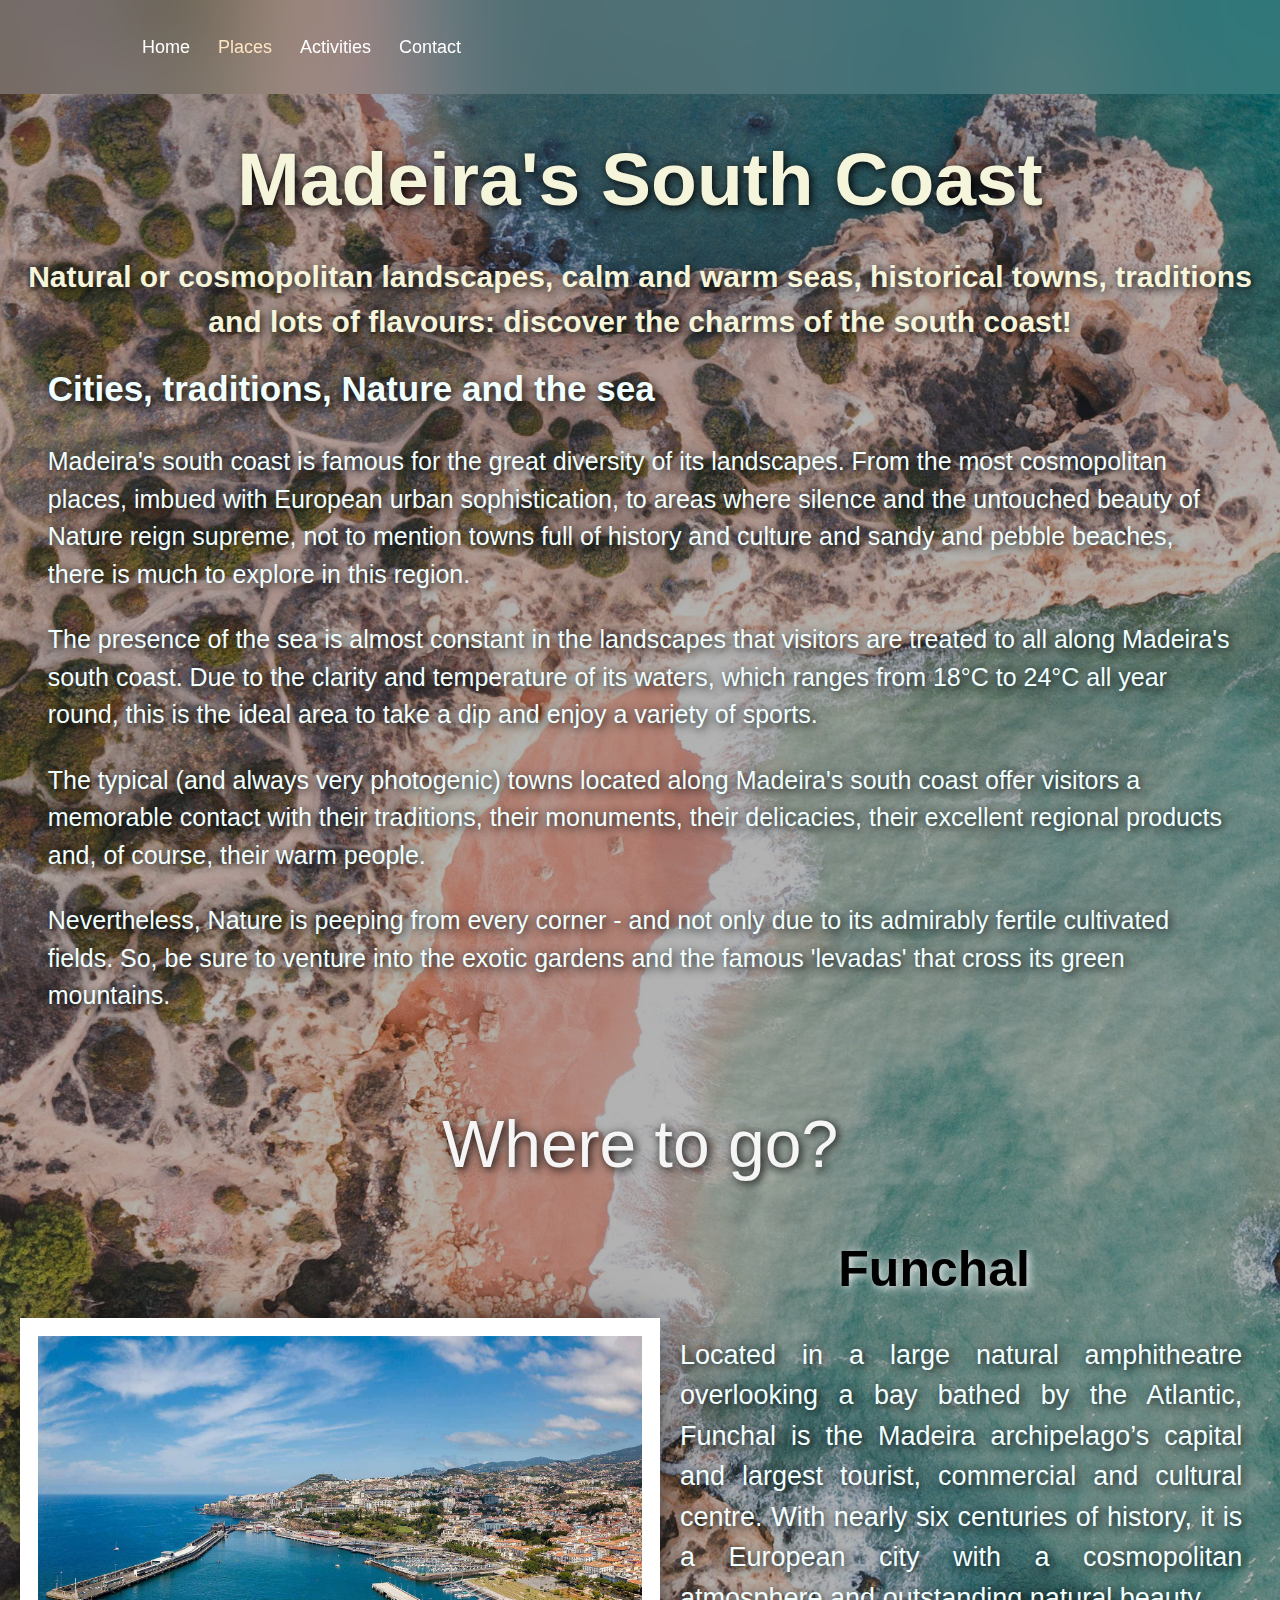
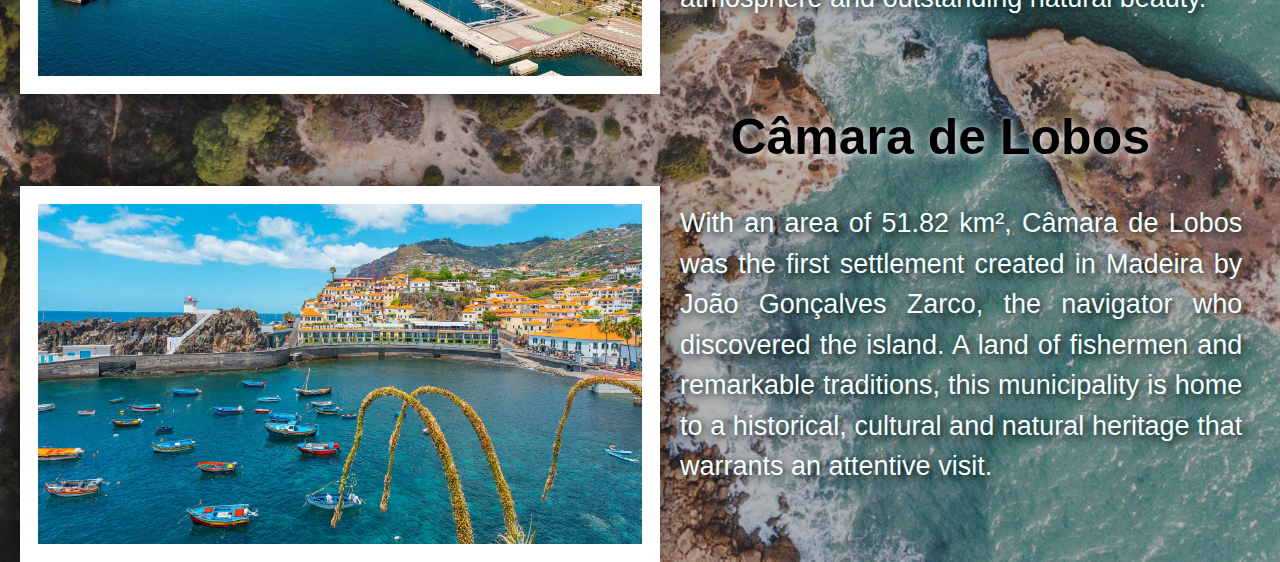
<file: South.html>
<!DOCTYPE html>
<html>

    <head>
        <html lang="en">

    <meta charset="UTF-8">
    <meta name="viewport" content="width=device-width, initial-scale=1.0">
        <link rel="stylesheet" type="text/css" href="Untitled-1cc.css">
        <link rel="stylesheet" href="https://www.w3schools.com/w3css/4/w3.css">
        <link href="https://fonts.googleapis.com/css?family=Work+Sans:300,400,700" rel="stylesheet">

        <title>Madeira's South Coast</title>
        <style>
            body{
                min-height: 100vh;
                background-image: linear-gradient(to left, rgba(0, 0, 0, 0.3), rgba(0, 0, 0, 0.3)), url(./img/pexels-lukas-sakys-6678614.jpg);
                background-position: center;
                background-size: cover;
                background-repeat: no-repeat;
                padding: 0;
                margin: 0;
                box-sizing: border-box;
                margin-bottom: 20px;
                font-family:'Lucida Sans', 'Lucida Sans Regular', 'Lucida Grande', 'Lucida Sans Unicode', Geneva, Verdana, sans-serif;
            }
            p{
                color: azure;
                text-shadow: 2px 2px 10px black ;
            }
            .place{
                font-family:'Gill Sans', 'Gill Sans MT', Calibri, 'Trebuchet MS', sans-serif;
                margin-bottom: 0.3cm;
                text-shadow: 2px 2px 10px white;
                color: black;
                font-weight: bold;
            }
            .pra{
                font-size: 25px;
                 margin-left: 1cm; 
                 margin-right: 1cm;

            }
            h2{
                font-weight: bold;
            }
            section{
                display: inline-flexbox; 
               

            }
            img{
                margin-right: 20px;
                margin-left: 20px;
                 border: 0.5cm solid white;
                  box-shadow: 0 0 40px -10px #000;
                  float: left;
                 width: 50%;
                 height: auto;
                  

            }
            @media screen and (max-width: 800px) {
   img, .place , section {
    width: 100%; /* The width is 100%, when the viewport is 800px or smaller */
  } }
  @media screen and (max-width: 800px) {
  .place  {
    width: 100%;
    text-align: justify;
    margin-bottom: 1.2cm; /* The width is 100%, when the viewport is 800px or smaller */
  } }

  @media screen and (max-width: 800px) {
  p {
    width: 100%;
    text-align: justify;
    font-size: xx-small;
    margin-left: -2cm;

    /* The width is 100%, when the viewport is 800px or smaller */
  } }
        </style>
    </head>
    <body>
        <div class="navbar">
            <ul>
                <li><a  href="index.html">Home</a></li>
                <li><a class= "active" href="#Places">Places</a></li>
               
                <li><a href="Activities.html">Activities</a></li>
                <li><a href="Contact.html">Contact</a></li>
    
            </ul>
    </div><br><br><br><br><br>
<h1 style="text-align: center; font-size: 75px; text-shadow: 2px 2px 10px black; color: beige;"><b>Madeira's South Coast</b></h1>
<h2 style="text-align: center;font-size: 30px; text-shadow: 2px 2px 10px black; color: beige; margin: 0.5cm;">Natural or cosmopolitan landscapes, calm and warm seas, historical towns, traditions and lots of flavours: discover the charms of the south coast!</h2>
<section style="margin: 10px 10px 10px 10px; padding: auto;">
    <h1 style="text-align: left; color: azure; font-size: 35px;  text-shadow: 2px 2px 10px black; margin-left: 1cm;" ><b>Cities, traditions, Nature and the sea</b></h1>
<p class="pra">Madeira's south coast is famous for the great diversity of its landscapes. From the most cosmopolitan places, imbued with European urban sophistication, to areas where silence and the untouched beauty of Nature reign supreme, not to mention towns full of history and culture and sandy and pebble beaches, there is much to explore in this region.</p>

<p class="pra">The presence of the sea is almost constant in the landscapes that visitors are treated to all along Madeira's south coast. Due to the clarity and temperature of its waters, which ranges from 18°C to 24°C all year round, this is the ideal area to take a dip and enjoy a variety of sports.</p>

<p class="pra">The typical (and always very photogenic) towns located along Madeira's south coast offer visitors a memorable contact with their traditions, their monuments, their delicacies, their excellent regional products and, of course, their warm people.</p>

<p class="pra">Nevertheless, Nature is peeping from every corner - and not only due to its admirably fertile cultivated fields. So, be sure to venture into the exotic gardens and the famous 'levadas' that cross its green mountains.</p>
</section>
<br>
<br>
<h1 style="text-align: center; font-size: 66px; color: whitesmoke; text-shadow: 2px 2px 10px black; margin-bottom: 1cm;  " >Where to go?</h1>
<section style="display: inline-flexbox;">
    
    <h1 class="place" style="text-align: right; font-size: 50px; margin-right: 250px;">Funchal</h1>
    <img src="img/funchal-duarte-sol.jpg" width="50%">
    <p style= "font-size: 27px; text-align: justify; margin-right: 1cm; margin-left: 1cm;"> 
        Located in a large natural amphitheatre overlooking a bay bathed by the Atlantic, Funchal is the Madeira archipelago’s capital and largest tourist, commercial and cultural centre. With nearly six centuries of history, it is a European city with a cosmopolitan atmosphere and outstanding natural beauty.</p>

   
</section>

<br><br>
<section style="display: inline-flexbox; ">
    <h1 class="place"  style="text-align: right; font-size: 50px; margin-right: 130px;">Câmara de Lobos</h1>
    <img src="img/promenade-de-camara-de-lobos-2.jpg"  width="50%">
    <p style=" font-size: 27px; text-align: justify; margin-right: 1cm; margin-left: 1cm;">
        With an area of 51.82 km², Câmara de Lobos was the first settlement created in Madeira by João Gonçalves Zarco, the navigator who discovered the island. A land of fishermen and remarkable traditions, this municipality is home to a historical, cultural and natural heritage that warrants an attentive visit.</p>
    
</section>







</body>
</html>
</file>
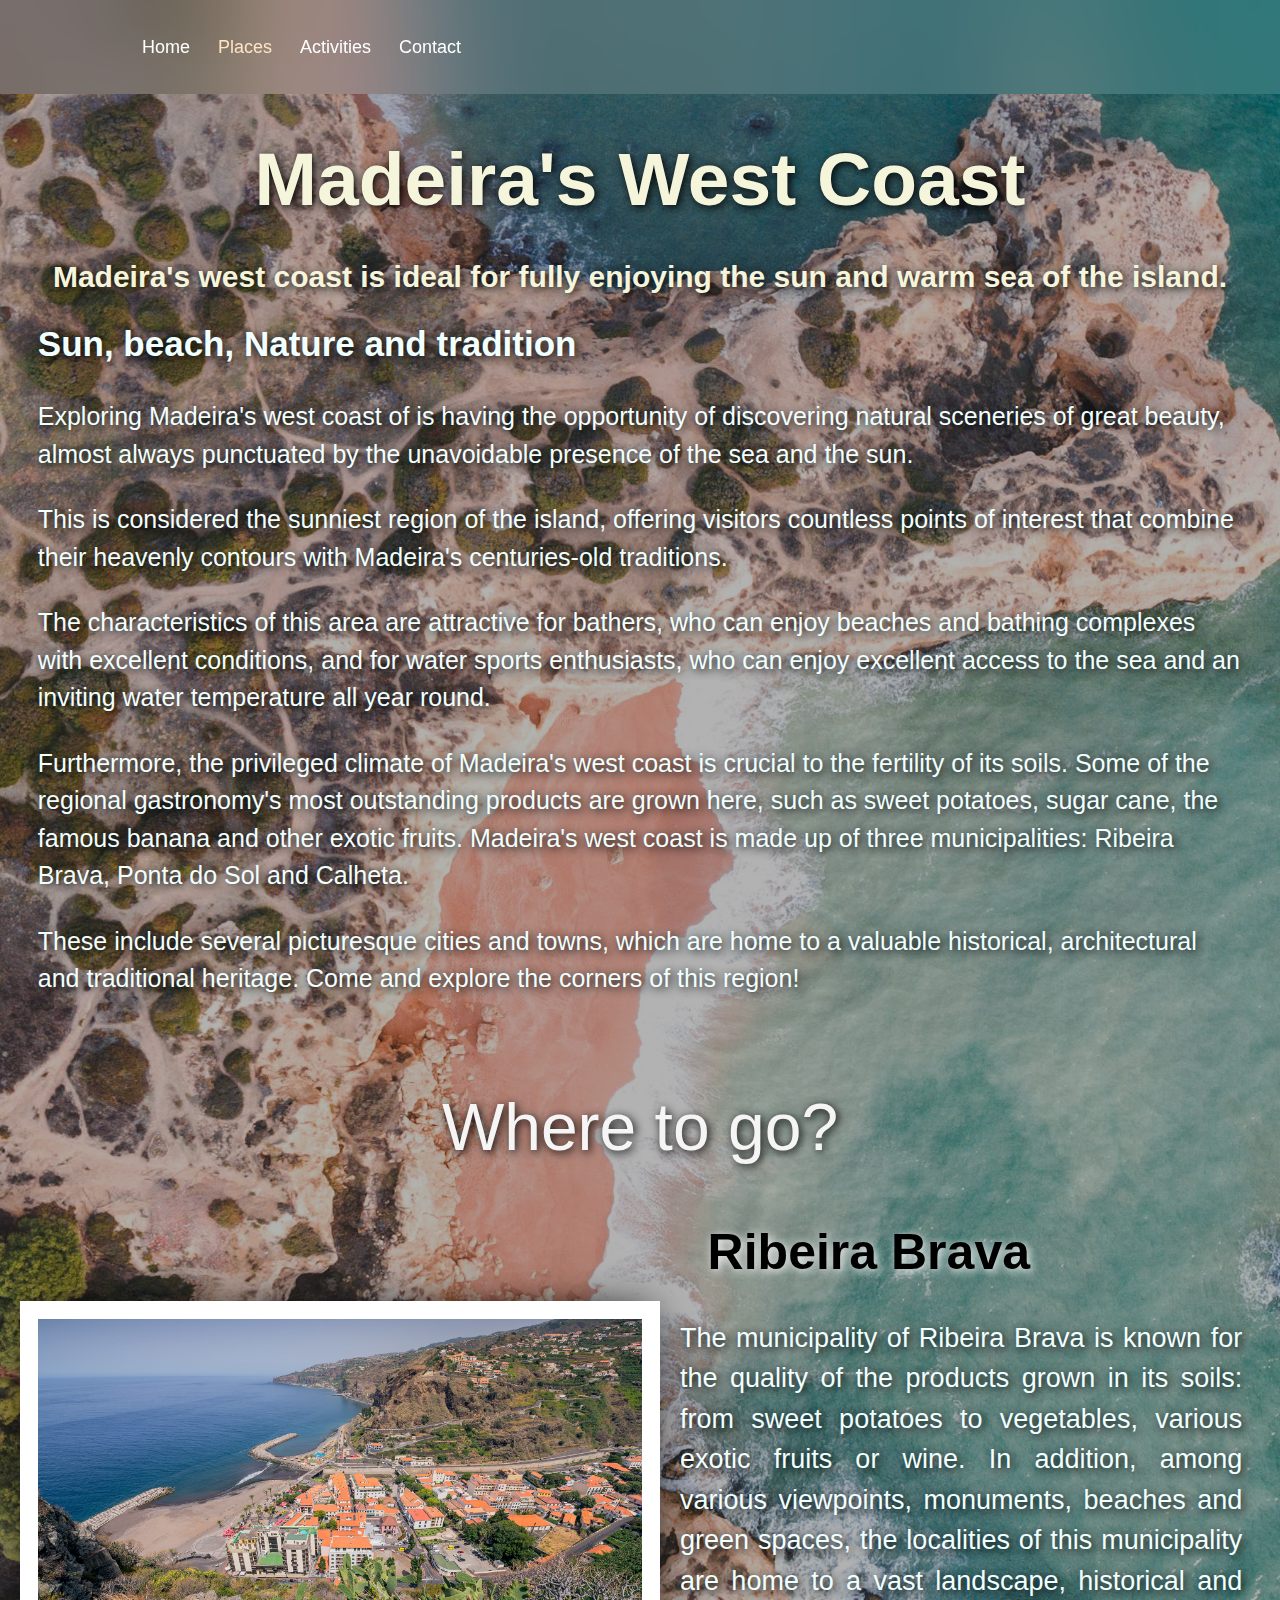
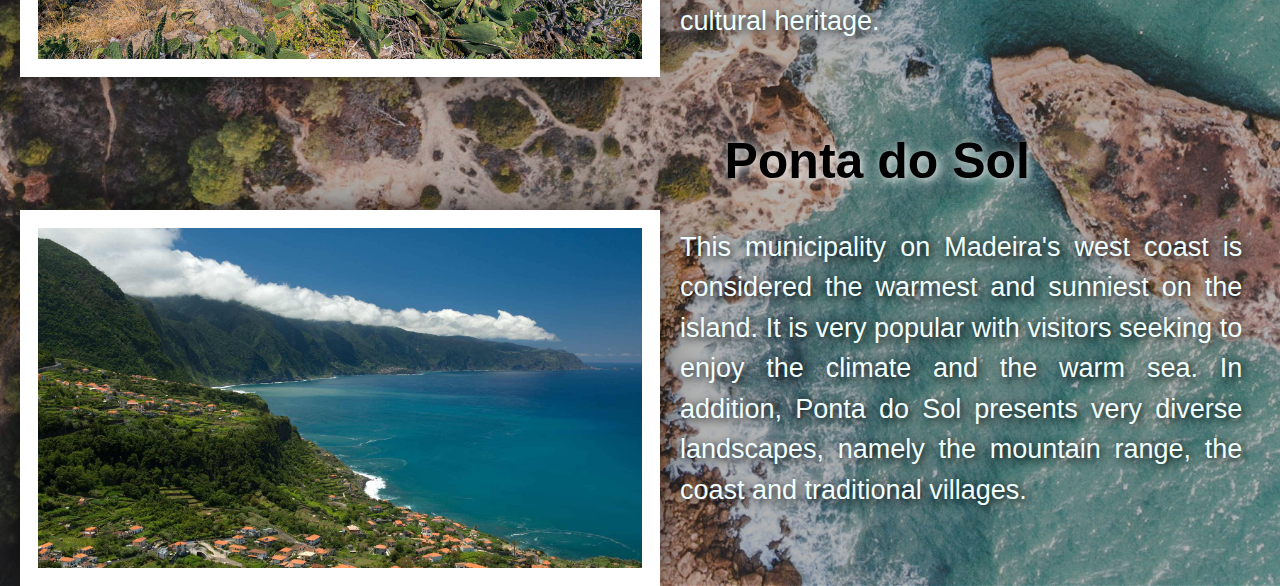
<file: west.html>
<!DOCTYPE html>
<html>
    <head>
        <html lang="en">

    <meta charset="UTF-8">
    <meta name="viewport" content="width=device-width, initial-scale=1.0">
        <link rel="stylesheet" type="text/css" href="Untitled-1cc.css">
        <link rel="stylesheet" href="https://www.w3schools.com/w3css/4/w3.css">
        <link href="https://fonts.googleapis.com/css?family=Work+Sans:300,400,700" rel="stylesheet">
        <title> Madeira's West Coast</title>
        <style>
            body{
                min-height: 100vh;
                background-image: linear-gradient(to left, rgba(0, 0, 0, 0.3), rgba(0, 0, 0, 0.3)), url(./img/pexels-lukas-sakys-6678614.jpg);
                background-position: center;
                background-size: cover;
                background-repeat: no-repeat;
                padding: 0;
                margin: 0;
                box-sizing: border-box;
                margin-bottom: 20px;
                font-family: 'Trebuchet MS', 'Lucida Sans Unicode', 'Lucida Grande', 'Lucida Sans', Arial, sans-serif;
            }
            p{
                color: azure;
                text-shadow: 2px 2px 10px black ;
            }
            .place{
                font-family:'Gill Sans', 'Gill Sans MT', Calibri, 'Trebuchet MS', sans-serif;
                margin-bottom: 0.3cm;
                text-shadow: 2px 2px 10px white;
                color: black;
                font-weight: bold;
            }
            .pra{
                font-size: 25px;
                 margin-left: 1cm; 
                 margin-right: 1cm;

            }
            h2{
                font-weight: bold;
            }
            section{
                display: inline-flexbox; 
               

            }
            img{
                margin-right: 20px;
                margin-left: 20px;
                 border: 0.5cm solid white;
                  box-shadow: 0 0 40px -10px #000;
                  float: left;
                 width: 50%;
                 height: auto;
                  

            }
            @media screen and (max-width: 800px) {
  p , img, .place , section {
    width: 100%; /* The width is 100%, when the viewport is 800px or smaller */
  } }
  @media screen and (max-width: 800px) {
  .place  {
    width: 100%;
    text-align: justify;
    margin-bottom: 1.2cm; /* The width is 100%, when the viewport is 800px or smaller */
  } }
        </style>
    </head>
    <body>
        <div class="navbar">
            <ul>
                <li><a href="index.html">Home</a></li>
                <li><a class= "active"  href="#Places">Places</a></li>
               
                <li><a href="Activities.html">Activities</a></li>
                <li><a href="Contact.html">Contact</a></li>
    
            </ul>
    </div><br><br><br><br><br>

    <h1 style="text-align: center; font-size: 75px; text-shadow: 2px 2px 10px black; color: beige;"><b>Madeira's West Coast</b> </h1>
    <h2 style="text-align: center;font-size: 30px; text-shadow: 2px 2px 10px black; color: beige; margin: 0.5cm;">Madeira's west coast is ideal for fully enjoying the sun and warm sea of the island.</h2>
    <h1 style="text-align: left; color: azure; font-size: 35px;  text-shadow: 2px 2px 10px black; margin-left: 1cm;"><b>Sun, beach, Nature and tradition</b> </h1>
    <p class="pra">Exploring Madeira's west coast of is having the opportunity of discovering natural sceneries of great beauty, almost always punctuated by the unavoidable presence of the sea and the sun.</p>
    <p class="pra">This is considered the sunniest region of the island, offering visitors countless points of interest that combine their heavenly contours with Madeira's centuries-old traditions.</p>
    <p class="pra">The characteristics of this area are attractive for bathers, who can enjoy beaches and bathing complexes with excellent conditions, and for water sports enthusiasts, who can enjoy excellent access to the sea and an inviting water temperature all year round.</p>
    <p class="pra">Furthermore, the privileged climate of Madeira's west coast is crucial to the fertility of its soils. Some of the regional gastronomy's most outstanding products are grown here, such as sweet potatoes, sugar cane, the famous banana and other exotic fruits. Madeira's west coast is made up of three municipalities: Ribeira Brava, Ponta do Sol and Calheta.</p>
    <p class="pra">These include several picturesque cities and towns, which are home to a valuable historical, architectural and traditional heritage. Come and explore the corners of this region!</p>

    <br><br>
    <h1 style="text-align: center; font-size: 66px; color: whitesmoke; text-shadow: 2px 2px 10px black; margin-bottom: 1cm;  " >Where to go?</h1>
    <section>
      <h1 class="place" style="text-align: right; font-size: 50px; margin-right: 250px;">Ribeira Brava</h1>
      <img src="img/ribeirabrava_vila5.jpg" width="50%">
      <p style="align-items: center; font-size: 27px; text-align: justify; margin-right: 1cm; margin-left: 1cm;"> The municipality of Ribeira Brava is known for the quality of the products grown in its soils: from sweet potatoes to vegetables, various exotic fruits or wine. In addition, among various viewpoints, monuments, beaches and green spaces, the localities of this municipality are home to a vast landscape, historical and cultural heritage.</p> 
       
    </section>
    <br>
    <br>
    <section>
        <h1 class="place" style="text-align: right; font-size: 50px; margin-right: 250px;">Ponta do Sol</h1>
        <img src="img/ponta-delgada-madeira-1.jpg" width="50%">
        <p style="align-items: center; font-size: 27px; text-align: justify; margin-right: 1cm; margin-left: 1cm;"> This municipality on Madeira's west coast is considered the warmest and sunniest on the island. It is very popular with visitors seeking to enjoy the climate and the warm sea. In addition, Ponta do Sol presents very diverse landscapes, namely the mountain range, the coast and traditional villages.</p>
        
    </section>
</file>
<file: Untitled-1cc.css>
*{
    box-sizing: border-box;
    font-family: 'Trebuchet MS', 'Lucida Sans Unicode', 'Lucida Grande', 'Lucida Sans', Arial, sans-serif;
}
div .navbar{
    top: 0;
    right: 0;
    width: 100%;
    padding: 1.3rem 10%;
    z-index: -1;

    
}
 ul{
    list-style-type: none;
    margin: 0;
    overflow: hidden;
    background: rgb(225, 225, 225, .15);
    backdrop-filter: blur(50px);
    position: fixed;
    top: 0;
    left: 0;
    width: 100%;
    text-align: right;
    padding: 1.3rem 10%;
    display: flex;
    align-items: flex-end;
  }
  
  li {
   top: 0;
   right: 0;
  }
  
  li a {
    display: inline-block;
    color: white;
    text-align: right;
    padding: 14px;
    text-decoration: none;
    font-size: larger;

  }
  
  li a:hover:not(.active) {
    color: orange;
  }
  
  .active {
    color: bisque;
  }

  div{
    position: fixed;
    left: 0;
    margin-top: 17px;
    width: 100%;
    padding: 1.3rem 10%;
    display: flex;
    align-items: center;
    z-index: 100;

  }
  .form{
    width:50%;
    height:auto;
    background: rgba(250, 235, 215, 0.38);
    border-radius:8px;
    box-shadow:0 0 40px -10px #000;
    margin:calc(50vh - 220px) auto;
    padding:20px 30px;
    max-width:calc(100vw - 40px);
    box-sizing:border-box;
    font-family:'Montserrat',sans-serif;
    position:static;
    margin-bottom: 10cm;
    text-shadow: 2px 2px 10px black ;
    color: whitesmoke;
   font-size: 23px;
    
}
#h2f{
    margin:10px 0;
    padding-bottom:10px;
    width:180px;
    color:whitesmoke;
    border-bottom:3px solid whitesmoke;
    font-size: 30px;

}
input{
    width:100%;
    padding:10px;
    box-sizing:border-box;
    background:none;
    outline:none;
    resize:none;
    border:0;
    font-family:'Montserrat',sans-serif;
    transition:all .3s;
    border-bottom:2px solid whitesmoke
}
input:focus{
    border-bottom:2px solid #78788c
}
p:before{
    content:attr(type);
    display:block;
    margin:28px 0 0;
    font-size:14px;
    color:#5a5a5a
}
.bott{
    float:right;
    padding:8px 12px;
    margin:8px 0 0;
    font-family:'Montserrat',sans-serif;
    border:2px solid #78788c;
    background:0;color:#5a5a6e;
    cursor:pointer;
    transition:all .3s}
.bott:hover{
    background:#78788c;
    color:#fff
}

@import url("https://fonts.googleapis.com/css?family=Montserrat:400,700");



.actip {
	margin: 0;
	line-height: 1.6;
}

.acti {
	list-style: none;
	counter-reset: list;
	padding: 0 1rem;
}

.acti-list {
	position: relative;
	counter-increment: list;
	max-width: 45rem;
	margin: 2rem auto;
	padding: 2rem 1rem 1rem;
	box-shadow: 0.1rem 0.1rem 1.5rem rgba(0, 0, 0, 0.3);
	border-radius: 0.25rem;
	overflow: hidden;
 background-color: rgba(250, 235, 215, 0.298);;
}

.acti-list::before {
	--stop: calc(100% / var(--length) * var(--i));
	--l: 62%;
	--l2: 88%;
	--c1: hsl(var(--h), 71%, var(--l));
	--c2: hsl(var(--h), 71%, var(--l2));
	
	content: '';
	display: block;
	width: 100%;
	height: 1rem;
	position: absolute;
	top: 0;
	left: 0;
	background: linear-gradient(to right, var(--c1) var(--stop), var(--c2) var(--stop));
}

.actih3 {
	display: flex;
	align-items: baseline;
	margin: 0 0 1rem;
	color: var(--brandColor);
}

.actih3::before {
	display: flex;
	justify-content: center;
	align-items: center;
	flex: 0 0 auto;
	margin-right: 1rem;
	width: 3rem;
	height: 3rem;
	content: counter(list);
	padding: 1rem;
	border-radius: 50%;
	background-color: var(--brandColor);
	color: white;
}

@media (min-width: 40em) {
	.acti-list {
		margin: 3rem auto;
		padding: 3rem 2rem 2rem;
	}
	
	.actih3 {
		font-size: 2.25rem;
		margin: 0 0 2rem;
	}
	
	.actih3::before {
		margin-right: 1.5rem;
	}
}
</file>
